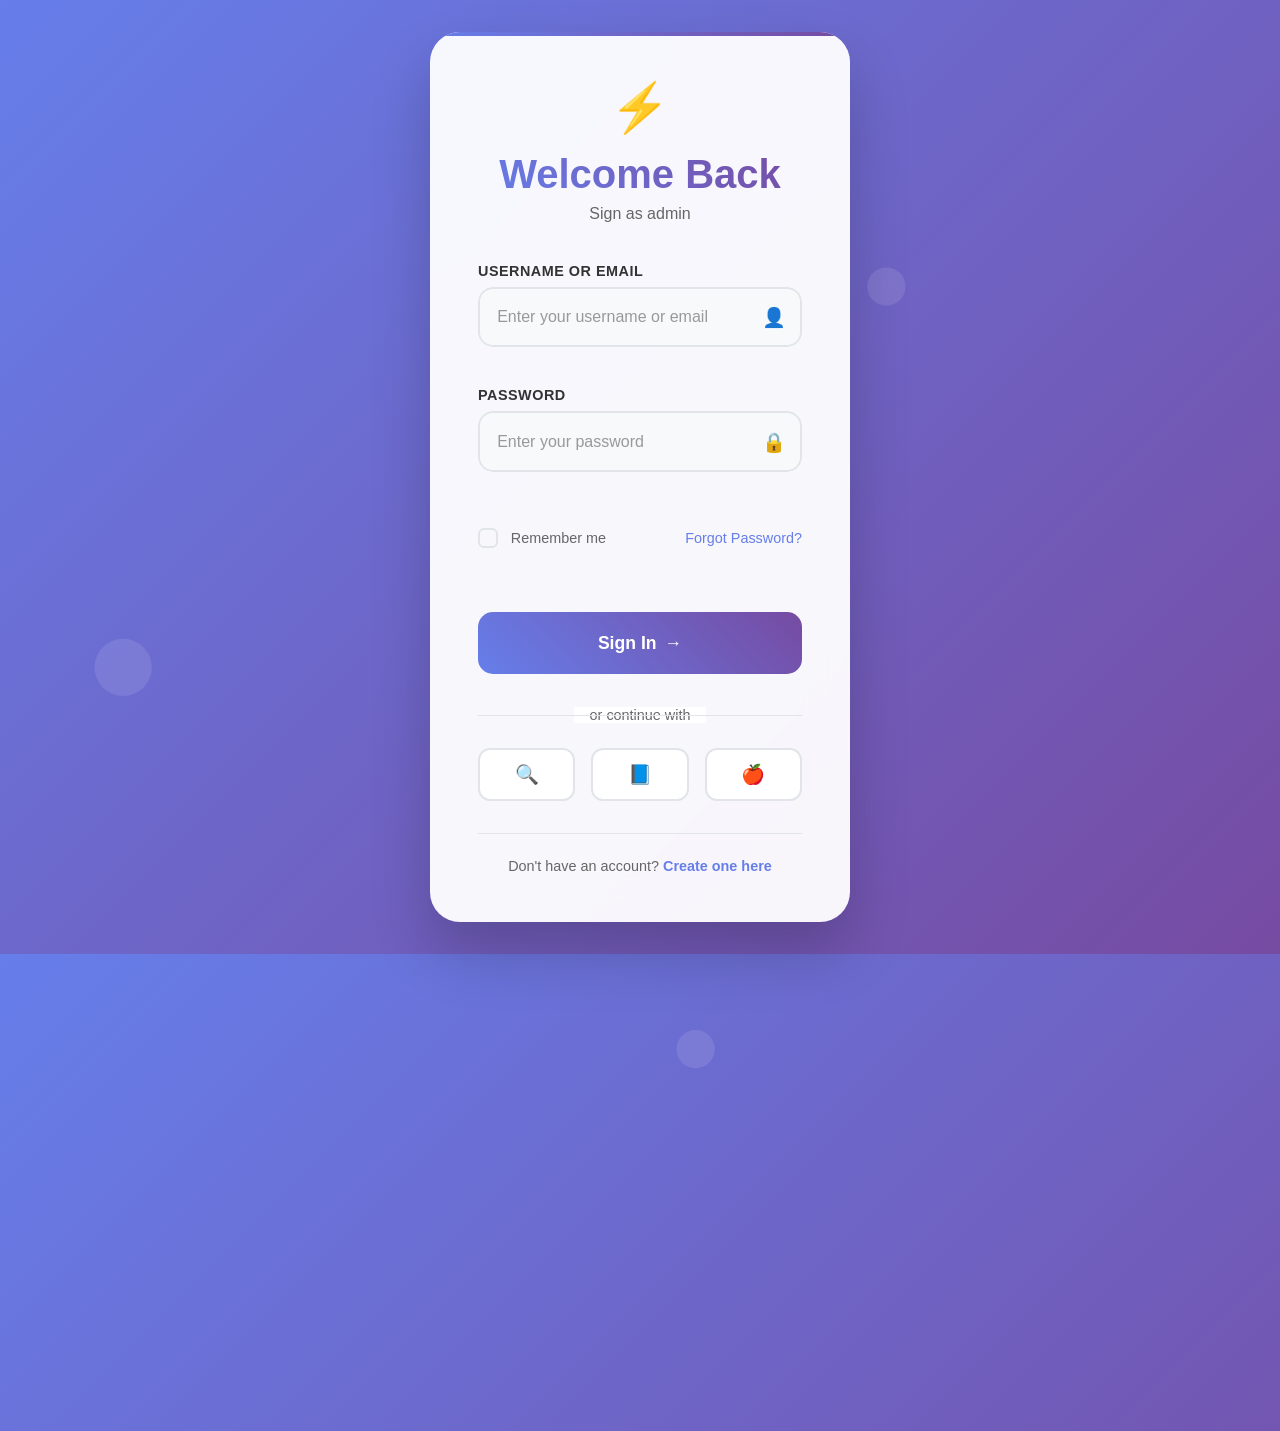
<file: adlogin.html>
<!DOCTYPE html>
<html lang="en">
<head>
    <meta charset="UTF-8">
    <meta name="viewport" content="width=device-width, initial-scale=1.0">
    <title>Login - EV Charging Station</title>
    <style>
        * {
            margin: 0;
            padding: 0;
            box-sizing: border-box;
        }

        body {
            font-family: 'Segoe UI', Tahoma, Geneva, Verdana, sans-serif;
            background: linear-gradient(135deg, #667eea 0%, #764ba2 100%);
            min-height: 100vh;
            display: flex;
            align-items: center;
            justify-content: center;
            padding: 2rem;
            position: relative;
            overflow-x: hidden;
        }

        /* Animated background particles */
        body::before {
            content: '';
            position: absolute;
            top: -50%;
            left: -50%;
            width: 200%;
            height: 200%;
            background: url('data:image/svg+xml,<svg xmlns="http://www.w3.org/2000/svg" viewBox="0 0 100 100"><circle cx="20" cy="20" r="2" fill="rgba(255,255,255,0.1)"/><circle cx="80" cy="40" r="1" fill="rgba(255,255,255,0.1)"/><circle cx="40" cy="60" r="1.5" fill="rgba(255,255,255,0.1)"/><circle cx="70" cy="80" r="1" fill="rgba(255,255,255,0.1)"/></svg>') repeat;
            animation: float 20s infinite linear;
            z-index: -1;
        }

        @keyframes float {
            0% { transform: translateX(0) translateY(0) rotate(0deg); }
            100% { transform: translateX(-100px) translateY(-100px) rotate(360deg); }
        }

        /* Main container */
        .container {
            background: rgba(255, 255, 255, 0.95);
            backdrop-filter: blur(20px);
            border-radius: 30px;
            padding: 3rem;
            box-shadow: 0 30px 60px rgba(0, 0, 0, 0.2);
            width: 100%;
            max-width: 420px;
            position: relative;
            overflow: hidden;
            animation: slideInUp 0.8s ease-out;
        }

        .container::before {
            content: '';
            position: absolute;
            top: 0;
            left: 0;
            right: 0;
            height: 4px;
            background: linear-gradient(90deg, #667eea, #764ba2, #ff6b6b, #ffa500);
            background-size: 300% 300%;
            animation: gradient-shift 3s ease infinite;
        }

        @keyframes gradient-shift {
            0%, 100% { background-position: 0% 50%; }
            50% { background-position: 100% 50%; }
        }

        @keyframes slideInUp {
            from {
                opacity: 0;
                transform: translateY(30px);
            }
            to {
                opacity: 1;
                transform: translateY(0);
            }
        }

        /* Header */
        .form-header {
            text-align: center;
            margin-bottom: 2.5rem;
        }

        .form-header h2 {
            font-size: 2.5rem;
            font-weight: 700;
            background: linear-gradient(45deg, #667eea, #764ba2);
            -webkit-background-clip: text;
            -webkit-text-fill-color: transparent;
            background-clip: text;
            margin-bottom: 0.5rem;
        }

        .form-header p {
            color: #666;
            font-size: 1rem;
        }

        /* Welcome message animation */
        .welcome-icon {
            font-size: 3rem;
            margin-bottom: 1rem;
            animation: bounce 2s ease-in-out infinite;
        }

        @keyframes bounce {
            0%, 20%, 50%, 80%, 100% { transform: translateY(0); }
            40% { transform: translateY(-10px); }
            60% { transform: translateY(-5px); }
        }

        /* Form styling */
        .login-form {
            display: flex;
            flex-direction: column;
            gap: 2rem;
        }

        .form-group {
            position: relative;
        }

        .form-group label {
            display: block;
            margin-bottom: 0.5rem;
            font-weight: 600;
            color: #333;
            font-size: 0.9rem;
            text-transform: uppercase;
            letter-spacing: 0.5px;
        }

        .input-wrapper {
            position: relative;
            overflow: hidden;
            border-radius: 15px;
        }

        .form-group input {
            width: 100%;
            padding: 1.2rem 3rem 1.2rem 1.2rem;
            border: 2px solid #e1e5e9;
            border-radius: 15px;
            font-size: 1rem;
            background: #f8f9fa;
            transition: all 0.3s cubic-bezier(0.4, 0, 0.2, 1);
            outline: none;
            position: relative;
            z-index: 1;
        }

        .form-group input:focus {
            border-color: #667eea;
            background: white;
            box-shadow: 0 0 0 4px rgba(102, 126, 234, 0.1);
            transform: translateY(-2px);
        }

        .form-group input:valid {
            border-color: #4CAF50;
        }

        /* Input icons */
        .input-icon {
            position: absolute;
            right: 1rem;
            top: 50%;
            transform: translateY(-50%);
            font-size: 1.2rem;
            color: #999;
            transition: all 0.3s ease;
            z-index: 2;
        }

        .form-group input:focus + .input-icon {
            color: #667eea;
            transform: translateY(-50%) scale(1.1);
        }

        /* Floating label effect */
        .floating-label {
            position: absolute;
            left: 1.2rem;
            top: 50%;
            transform: translateY(-50%);
            color: #999;
            font-size: 1rem;
            pointer-events: none;
            transition: all 0.3s cubic-bezier(0.4, 0, 0.2, 1);
            z-index: 1;
        }

        .form-group input:focus + .input-icon + .floating-label,
        .form-group input:not(:placeholder-shown) + .input-icon + .floating-label {
            top: -0.5rem;
            left: 0.8rem;
            font-size: 0.75rem;
            color: #667eea;
            background: white;
            padding: 0 0.5rem;
            border-radius: 4px;
        }

        /* Remember me checkbox */
        .checkbox-group {
            display: flex;
            align-items: center;
            justify-content: space-between;
            margin: 1rem 0;
        }

        .checkbox-wrapper {
            display: flex;
            align-items: center;
            cursor: pointer;
        }

        .custom-checkbox {
            width: 20px;
            height: 20px;
            border: 2px solid #e1e5e9;
            border-radius: 6px;
            margin-right: 0.8rem;
            position: relative;
            transition: all 0.3s ease;
        }

        .checkbox-wrapper input[type="checkbox"] {
            opacity: 0;
            position: absolute;
            width: 20px;
            height: 20px;
            margin: 0;
            cursor: pointer;
        }

        .checkbox-wrapper input[type="checkbox"]:checked + .custom-checkbox {
            background: linear-gradient(45deg, #667eea, #764ba2);
            border-color: #667eea;
        }

        .checkbox-wrapper input[type="checkbox"]:checked + .custom-checkbox::after {
            content: '✓';
            position: absolute;
            top: 50%;
            left: 50%;
            transform: translate(-50%, -50%);
            color: white;
            font-size: 12px;
            font-weight: bold;
        }

        .checkbox-label {
            font-size: 0.9rem;
            color: #666;
            user-select: none;
        }

        .forgot-password {
            color: #667eea;
            text-decoration: none;
            font-size: 0.9rem;
            font-weight: 500;
            transition: color 0.3s ease;
        }

        .forgot-password:hover {
            color: #764ba2;
            text-decoration: underline;
        }

        /* Submit button */
        .submit-btn {
            background: linear-gradient(45deg, #667eea, #764ba2);
            color: white;
            border: none;
            padding: 1.3rem;
            border-radius: 15px;
            font-size: 1.1rem;
            font-weight: 600;
            cursor: pointer;
            transition: all 0.3s cubic-bezier(0.4, 0, 0.2, 1);
            position: relative;
            overflow: hidden;
            margin-top: 1rem;
        }

        .submit-btn::before {
            content: '';
            position: absolute;
            top: 0;
            left: -100%;
            width: 100%;
            height: 100%;
            background: linear-gradient(45deg, #764ba2, #667eea);
            transition: left 0.3s ease;
        }

        .submit-btn:hover::before {
            left: 0;
        }

        .submit-btn:hover {
            transform: translateY(-3px);
            box-shadow: 0 15px 35px rgba(102, 126, 234, 0.4);
        }

        .submit-btn:active {
            transform: translateY(-1px);
        }

        .submit-btn span {
            position: relative;
            z-index: 1;
            display: flex;
            align-items: center;
            justify-content: center;
            gap: 0.5rem;
        }

        /* Loading state */
        .submit-btn.loading {
            pointer-events: none;
        }

        .submit-btn.loading span {
            opacity: 0;
        }

        .submit-btn.loading::after {
            content: '';
            position: absolute;
            top: 50%;
            left: 50%;
            width: 20px;
            height: 20px;
            margin: -10px 0 0 -10px;
            border: 2px solid rgba(255, 255, 255, 0.3);
            border-top: 2px solid white;
            border-radius: 50%;
            animation: spin 1s linear infinite;
        }

        @keyframes spin {
            0% { transform: rotate(0deg); }
            100% { transform: rotate(360deg); }
        }

        /* Social login section */
        .social-login {
            margin: 2rem 0;
            text-align: center;
        }

        .divider {
            position: relative;
            margin: 1.5rem 0;
        }

        .divider::before {
            content: '';
            position: absolute;
            top: 50%;
            left: 0;
            right: 0;
            height: 1px;
            background: #e1e5e9;
        }

        .divider span {
            background: white;
            padding: 0 1rem;
            color: #666;
            font-size: 0.9rem;
        }

        .social-buttons {
            display: flex;
            gap: 1rem;
            justify-content: center;
        }

        .social-btn {
            flex: 1;
            padding: 0.8rem;
            border: 2px solid #e1e5e9;
            border-radius: 12px;
            background: white;
            cursor: pointer;
            transition: all 0.3s ease;
            font-size: 1.2rem;
            display: flex;
            align-items: center;
            justify-content: center;
        }

        .social-btn:hover {
            transform: translateY(-2px);
            box-shadow: 0 5px 15px rgba(0, 0, 0, 0.1);
        }

        .google-btn:hover { border-color: #db4437; }
        .facebook-btn:hover { border-color: #3b5998; }
        .apple-btn:hover { border-color: #000; }

        /* Links */
        .form-footer {
            text-align: center;
            margin-top: 2rem;
            padding-top: 1.5rem;
            border-top: 1px solid #e1e5e9;
        }

        .form-footer p {
            color: #666;
            font-size: 0.9rem;
        }

        .form-footer a {
            color: #667eea;
            text-decoration: none;
            font-weight: 600;
            transition: color 0.3s ease;
        }

        .form-footer a:hover {
            color: #764ba2;
            text-decoration: underline;
        }

        /* Error messages */
        .error-message {
            color: #ff6b6b;
            font-size: 0.8rem;
            margin-top: 0.5rem;
            opacity: 0;
            transform: translateY(-10px);
            transition: all 0.3s ease;
        }

        .error-message.show {
            opacity: 1;
            transform: translateY(0);
        }

        /* Success animation */
        .success-checkmark {
            position: absolute;
            top: 50%;
            left: 50%;
            transform: translate(-50%, -50%);
            font-size: 3rem;
            color: #4CAF50;
            opacity: 0;
            animation: successPop 0.5s ease-out forwards;
        }

        @keyframes successPop {
            0% {
                opacity: 0;
                transform: translate(-50%, -50%) scale(0);
            }
            100% {
                opacity: 1;
                transform: translate(-50%, -50%) scale(1);
            }
        }

        /* Responsive design */
        @media (max-width: 768px) {
            body {
                padding: 1rem;
            }

            .container {
                padding: 2rem;
                border-radius: 20px;
                max-width: 100%;
            }

            .form-header h2 {
                font-size: 2rem;
            }

            .form-group input {
                padding: 1rem 3rem 1rem 1rem;
                font-size: 16px; /* Prevents zoom on iOS */
            }

            .social-buttons {
                flex-direction: column;
            }
        }

        @media (max-width: 480px) {
            .container {
                padding: 1.5rem;
                margin: 1rem;
            }

            .form-header h2 {
                font-size: 1.8rem;
            }

            .login-form {
                gap: 1.5rem;
            }

            .checkbox-group {
                flex-direction: column;
                gap: 1rem;
                align-items: flex-start;
            }
        }

        /* Focus visible for accessibility */
        .submit-btn:focus-visible {
            outline: 2px solid #667eea;
            outline-offset: 2px;
        }

        input:focus-visible {
            outline: none;
        }

        /* Hide default checkbox */
        input[type="checkbox"] {
            appearance: none;
            -webkit-appearance: none;
        }
    </style>
</head>
<body>
    <div class="container">
        <div class="form-header">
            <div class="welcome-icon">⚡</div>
            <h2>Welcome Back</h2>
            <p>Sign as admin</p>
        </div>

        <form class="login-form" action="/login" method="POST" id="loginForm">
            <div class="form-group">
                <label for="username">Username or Email</label>
                <div class="input-wrapper">
                    <input type="text" id="username" name="username" required placeholder=" ">
                    <span class="input-icon">👤</span>
                    <span class="floating-label">Enter your username or email</span>
                </div>
                <div class="error-message" id="usernameError"></div>
            </div>

            <div class="form-group">
                <label for="password">Password</label>
                <div class="input-wrapper">
                    <input type="password" id="password" name="password" required placeholder=" ">
                    <span class="input-icon" id="passwordToggle">🔒</span>
                    <span class="floating-label">Enter your password</span>
                </div>
                <div class="error-message" id="passwordError"></div>
            </div>

            <div class="checkbox-group">
                <label class="checkbox-wrapper">
                    <input type="checkbox" id="remember" name="remember">
                    <div class="custom-checkbox"></div>
                    <span class="checkbox-label">Remember me</span>
                </label>
                <a href="/forgot-password" class="forgot-password">Forgot Password?</a>
            </div>

            <button type="submit" class="submit-btn">
                <span>
                    <span>Sign In</span>
                    <span>→</span>
                </span>
            </button>
        </form>

        <div class="social-login">
            <div class="divider">
                <span>or continue with</span>
            </div>
            <div class="social-buttons">
                <button class="social-btn google-btn" type="button">🔍</button>
                <button class="social-btn facebook-btn" type="button">📘</button>
                <button class="social-btn apple-btn" type="button">🍎</button>
            </div>
        </div>

        <div class="form-footer">
            <p>Don't have an account? <a href="/register">Create one here</a></p>
        </div>
    </div>

    <script>
        const form = document.getElementById('loginForm');
        const submitBtn = document.querySelector('.submit-btn');
        const passwordInput = document.getElementById('password');
        const passwordToggle = document.getElementById('passwordToggle');
        
        // Password visibility toggle
        passwordToggle.addEventListener('click', function() {
            const type = passwordInput.getAttribute('type') === 'password' ? 'text' : 'password';
            passwordInput.setAttribute('type', type);
            this.textContent = type === 'password' ? '🔒' : '👁️';
        });

        // Form validation
        function showError(inputId, message) {
            const errorElement = document.getElementById(inputId + 'Error');
            errorElement.textContent = message;
            errorElement.classList.add('show');
        }

        function hideError(inputId) {
            const errorElement = document.getElementById(inputId + 'Error');
            errorElement.classList.remove('show');
        }

        // Real-time validation
        document.getElementById('username').addEventListener('blur', function() {
            const username = this.value.trim();
            if (username.length === 0) {
                showError('username', 'Username or email is required');
            } else {
                hideError('username');
            }
        });

        passwordInput.addEventListener('blur', function() {
            const password = this.value;
            if (password.length === 0) {
                showError('password', 'Password is required');
            } else if (password.length < 3) {
                showError('password', 'Password is too short');
            } else {
                hideError('password');
            }
        });

        // Form submission
        form.addEventListener('submit', function(e) {
            e.preventDefault();
            
            // Validate all fields
            let isValid = true;
            const formData = new FormData(this);
            
            if (!formData.get('username').trim()) {
                showError('username', 'Username or email is required');
                isValid = false;
            }

            if (!formData.get('password')) {
                showError('password', 'Password is required');
                isValid = false;
            }

            if (!isValid) return;

            // Show loading state
            submitBtn.classList.add('loading');
            
            // Simulate login process
            setTimeout(() => {
                // Show success animation
                const container = document.querySelector('.container');
                const checkmark = document.createElement('div');
                checkmark.className = 'success-checkmark';
                checkmark.innerHTML = '✓';
                container.appendChild(checkmark);
                
                setTimeout(() => {
                    alert('Login successful! Welcome back to EV Charging Station.');
                    // In a real application, you would redirect here
                    // window.location.href = '/dashboard';
                    submitBtn.classList.remove('loading');
                    checkmark.remove();
                }, 1500);
            }, 1500);
        });

        // Input focus effects
        document.querySelectorAll('input').forEach(input => {
            input.addEventListener('focus', function() {
                this.parentElement.style.transform = 'scale(1.02)';
            });
            
            input.addEventListener('blur', function() {
                this.parentElement.style.transform = 'scale(1)';
            });
        });

        // Social login handlers (demo)
        document.querySelectorAll('.social-btn').forEach(btn => {
            btn.addEventListener('click', function() {
                const platform = this.classList.contains('google-btn') ? 'Google' : 
                                this.classList.contains('facebook-btn') ? 'Facebook' : 'Apple';
                alert(`${platform} login would be implemented here`);
            });
        });

        // Floating label animation improvements
        document.querySelectorAll('.form-group input').forEach(input => {
            // Check if input has value on page load
            if (input.value) {
                input.classList.add('has-value');
            }
            
            input.addEventListener('input', function() {
                if (this.value) {
                    this.classList.add('has-value');
                } else {
                    this.classList.remove('has-value');
                }
            });
        });

        // Enhanced keyboard navigation
        document.addEventListener('keydown', function(e) {
            if (e.key === 'Enter' && e.target.tagName !== 'BUTTON') {
                const inputs = Array.from(document.querySelectorAll('input[required]'));
                const currentIndex = inputs.indexOf(e.target);
                
                if (currentIndex < inputs.length - 1) {
                    e.preventDefault();
                    inputs[currentIndex + 1].focus();
                }
            }
        });
    </script>
</body>
</html>
</file>
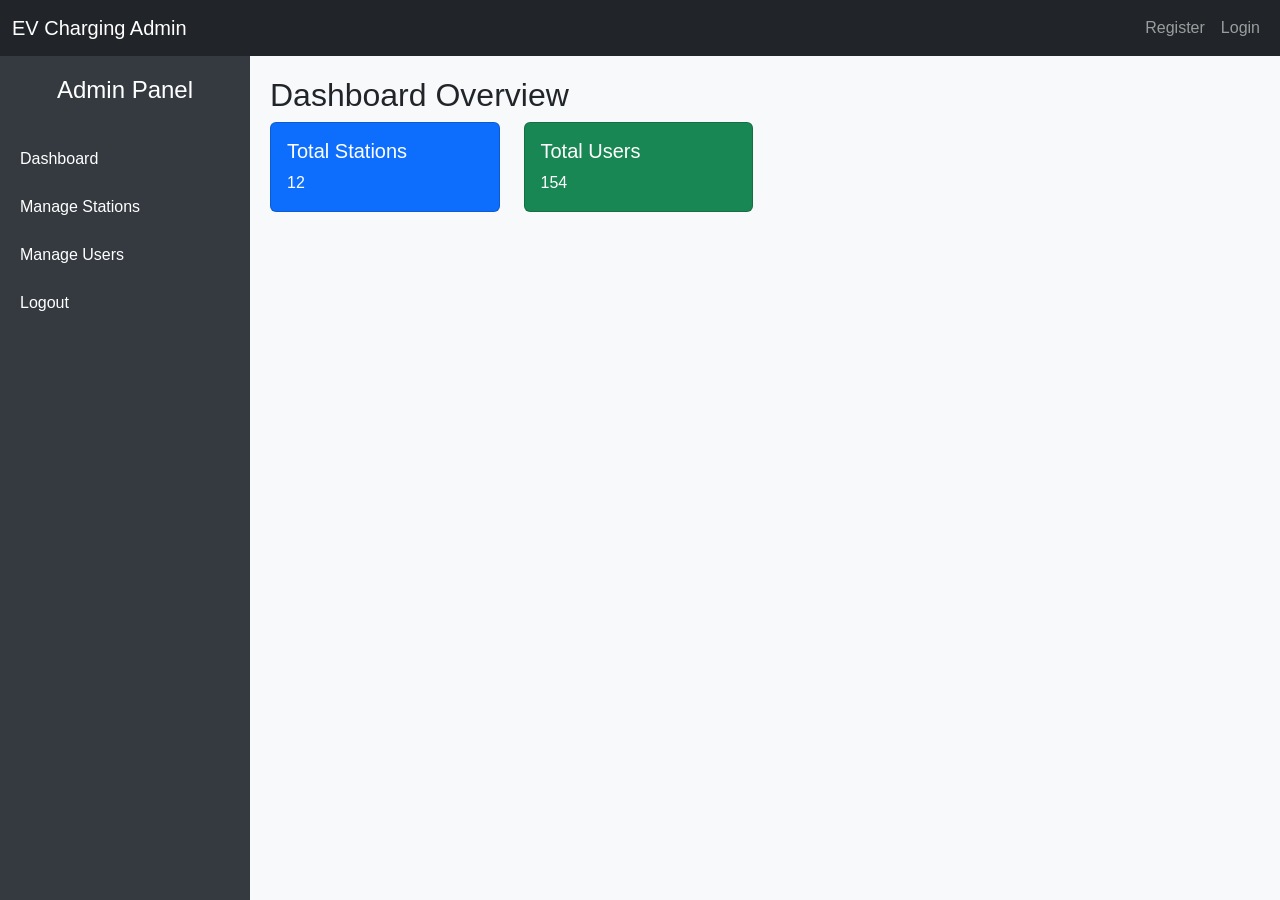
<file: admin.html>
<!DOCTYPE html>
<html lang="en">
<head>
  <meta charset="UTF-8" />
  <meta name="viewport" content="width=device-width, initial-scale=1.0"/>
  <title>EV Charging Admin Dashboard</title>
  <link href="https://cdn.jsdelivr.net/npm/bootstrap@5.3.0/dist/css/bootstrap.min.css" rel="stylesheet">
  <style>
    body, html {
      margin: 0;
      padding: 0;
      height: 100%;
      font-family: Arial, sans-serif;
    }

    /* Make room for the fixed navbar */
    body {
      padding-top: 56px; /* navbar height */
      display: flex;
      min-height: 100vh;
    }

    /* Sidebar styles */
    .sidebar {
      width: 250px;
      background-color: #343a40;
      color: white;
      flex-shrink: 0;
      padding: 20px 0;
      position: fixed;
      top: 56px; /* below navbar */
      bottom: 0;
      overflow-y: auto;
    }

    .sidebar h4 {
      text-align: center;
      margin-bottom: 30px;
    }

    .sidebar a {
      color: white;
      display: block;
      padding: 12px 20px;
      text-decoration: none;
    }

    .sidebar a:hover {
      background-color: #495057;
    }

    /* Main content area */
    .content {
      margin-left: 250px;
      padding: 20px;
      background-color: #f8f9fa;
      flex-grow: 1;
      overflow-y: auto;
    }

    .section {
      display: none;
    }

    .section.active {
      display: block;
    }
  </style>
</head>
<body>

  <!-- Navbar -->
  <nav class="navbar navbar-expand-lg navbar-dark bg-dark fixed-top">
    <div class="container-fluid">
      <a class="navbar-brand" href="#">EV Charging Admin</a>
      <button class="navbar-toggler" type="button" data-bs-toggle="collapse" data-bs-target="#navbarNav"
        aria-controls="navbarNav" aria-expanded="false" aria-label="Toggle navigation">
        <span class="navbar-toggler-icon"></span>
      </button>

      <div class="collapse navbar-collapse justify-content-end" id="navbarNav">
        <ul class="navbar-nav">
          <li class="nav-item">
            <a class="nav-link" href="adminreg.html">Register</a>
          </li>
          <li class="nav-item">
            <a class="nav-link" href="adlogin.html">Login</a>
          </li>
        </ul>
      </div>
    </div>
  </nav>

  <!-- Sidebar -->
  <div class="sidebar">
    <h4>Admin Panel</h4>
    <a href="#" onclick="showSection('dashboard')">Dashboard</a>
    <a href="#" onclick="showSection('stations')">Manage Stations</a>
    <a href="#" onclick="showSection('users')">Manage Users</a>
    <a href="#">Logout</a>
  </div>

  <!-- Main Content -->
  <div class="content">
    
    <!-- Dashboard -->
    <div id="dashboard" class="section active">
      <h2>Dashboard Overview</h2>
      <div class="row">
        <div class="col-md-3">
          <div class="card text-white bg-primary mb-3">
            <div class="card-body">
              <h5 class="card-title">Total Stations</h5>
              <p class="card-text">12</p>
            </div>
          </div>
        </div>
        <div class="col-md-3">
          <div class="card text-white bg-success mb-3">
            <div class="card-body">
              <h5 class="card-title">Total Users</h5>
              <p class="card-text">154</p>
            </div>
          </div>
        </div>
      </div>
    </div>

    <!-- Manage Stations -->
    <div id="stations" class="section">
      <h2>Charging Stations</h2>
      <button class="btn btn-primary mb-3" onclick="document.getElementById('stationForm').style.display='block'">Add Station</button>

      <!-- Add/Edit Form -->
      <div id="stationForm" style="display:none;">
        <form>
          <div class="mb-3">
            <label for="stationName" class="form-label">Station Name</label>
            <input type="text" class="form-control" id="stationName" required>
          </div>
          <div class="mb-3">
            <label for="stationLocation" class="form-label">Location</label>
            <input type="text" class="form-control" id="stationLocation" required>
          </div>
          <div class="mb-3">
            <label for="numPorts" class="form-label">Number of Ports</label>
            <input type="number" class="form-control" id="numPorts" required>
          </div>
          <button type="submit" class="btn btn-success">Save Station</button>
        </form>
        <hr/>
      </div>

      <!-- Station Table -->
      <table class="table table-bordered">
        <thead>
          <tr>
            <th>ID</th>
            <th>Name</th>
            <th>Location</th>
            <th>Ports</th>
            <th>Actions</th>
          </tr>
        </thead>
        <tbody>
          <tr>
            <td>ST001</td>
            <td>Main St Station</td>
            <td>123 Main St</td>
            <td>4</td>
            <td>
              <button class="btn btn-sm btn-warning">Edit</button>
              <button class="btn btn-sm btn-danger">Delete</button>
            </td>
          </tr>
          <!-- Add more station rows as needed -->
        </tbody>
      </table>
    </div>

    <!-- Manage Users -->
    <div id="users" class="section">
      <h2>Registered Users</h2>
      <table class="table table-bordered">
        <thead>
          <tr>
            <th>User ID</th>
            <th>Name</th>
            <th>Email</th>
            <th>Registered Date</th>
            <th>Actions</th>
          </tr>
        </thead>
        <tbody>
          <tr>
            <td>U001</td>
            <td>Alice Johnson</td>
            <td>alice@example.com</td>
            <td>2025-01-12</td>
            <td>
              <button class="btn btn-sm btn-info">View</button>
              <button class="btn btn-sm btn-secondary">Deactivate</button>
            </td>
          </tr>
          <!-- Add more user rows as needed -->
        </tbody>
      </table>
    </div>

  </div>

  <!-- Scripts -->
  <script src="https://cdn.jsdelivr.net/npm/bootstrap@5.3.0/dist/js/bootstrap.bundle.min.js"></script>
  <script>
    function showSection(id) {
      const sections = document.querySelectorAll('.section');
      sections.forEach(section => section.classList.remove('active'));
      document.getElementById(id).classList.add('active');
    }
  </script>
</body>
</html>
</file>
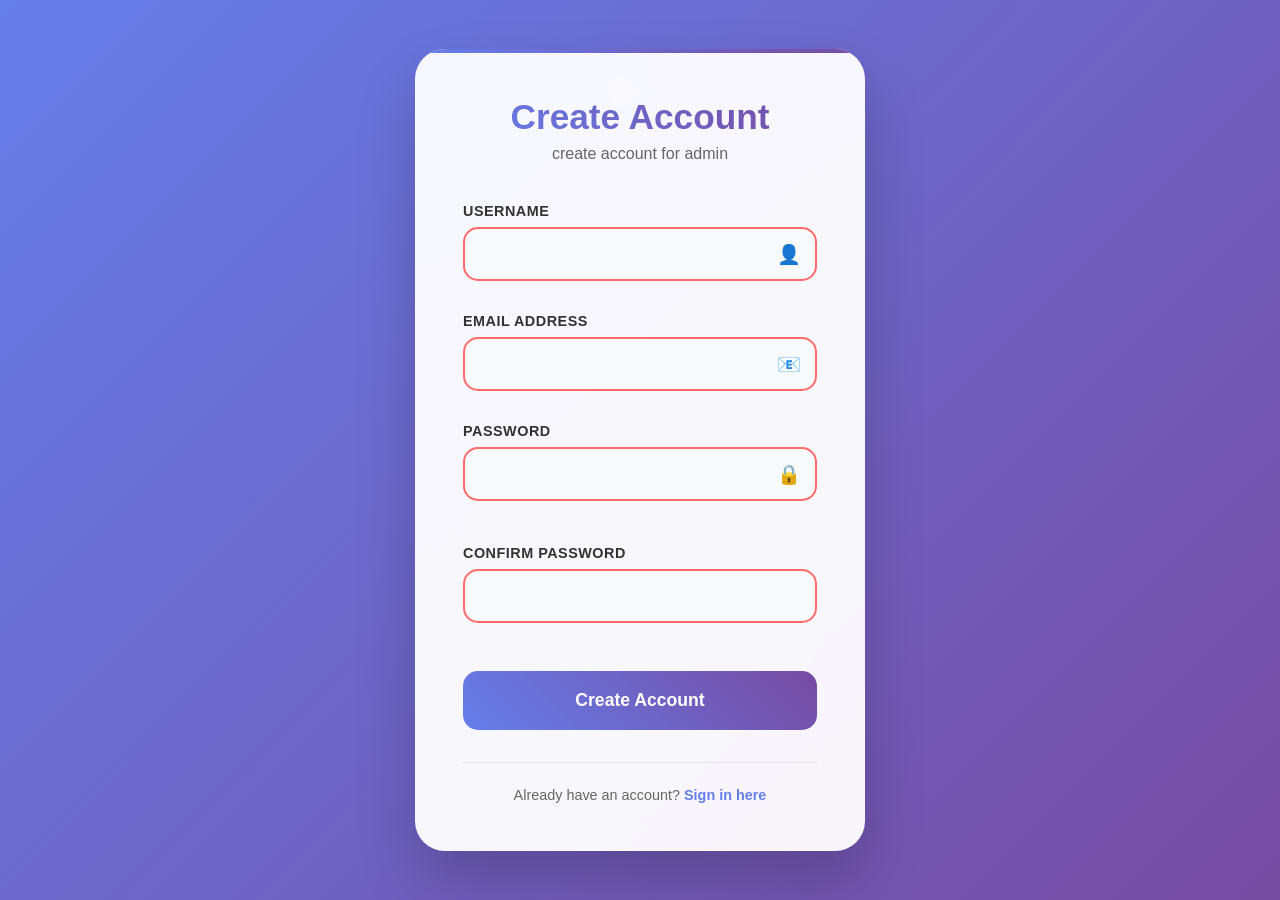
<file: adminreg.html>
<!DOCTYPE html>
<html lang="en">
<head>
    <meta charset="UTF-8">
    <meta name="viewport" content="width=device-width, initial-scale=1.0">
    <title>Register - EV Charging Station</title>
    <style>
        * {
            margin: 0;
            padding: 0;
            box-sizing: border-box;
        }

        body {
            font-family: 'Segoe UI', Tahoma, Geneva, Verdana, sans-serif;
            background: linear-gradient(135deg, #667eea 0%, #764ba2 100%);
            min-height: 100vh;
            display: flex;
            align-items: center;
            justify-content: center;
            padding: 2rem;
            position: relative;
            overflow-x: hidden;
        }

        /* Animated background particles */
        body::before {
            content: '';
            position: absolute;
            top: -50%;
            left: -50%;
            width: 100%;
            height: 100%;
            background: url('data:image/svg+xml,<svg xmlns="http://www.w3.org/2000/svg" viewBox="0 0 100 100"><circle cx="20" cy="20" r="2" fill="rgba(255,255,255,0.1)"/><circle cx="80" cy="40" r="1" fill="rgba(255,255,255,0.1)"/><circle cx="40" cy="60" r="1.5" fill="rgba(255,255,255,0.1)"/><circle cx="70" cy="80" r="1" fill="rgba(255,255,255,0.1)"/></svg>') repeat;
            animation: float 20s infinite linear;
            z-index: -1;
        }

        @keyframes float {
            0% { transform: translateX(0) translateY(0) rotate(0deg); }
            100% { transform: translateX(-100px) translateY(-100px) rotate(360deg); }
        }

        /* Main container */
        .container {
            background: rgba(255, 255, 255, 0.95);
            backdrop-filter: blur(20px);
            border-radius: 30px;
            padding: 3rem;
            box-shadow: 0 30px 60px rgba(0, 0, 0, 0.2);
            width: 100%;
            max-width: 450px;
            position: relative;
            overflow: hidden;
            animation: slideInUp 0.8s ease-out;
            max-height: 100vh;
        }

        .container::before {
            content: '';
            position: absolute;
            top: 0;
            left: 0;
            right: 0;
            height: 4px;
            background: linear-gradient(90deg, #667eea, #764ba2, #ff6b6b, #ffa500);
            background-size: 300% 300%;
            animation: gradient-shift 3s ease infinite;
        }

        @keyframes gradient-shift {
            0%, 100% { background-position: 0% 50%; }
            50% { background-position: 100% 50%; }
        }

        @keyframes slideInUp {
            from {
                opacity: 0;
                transform: translateY(30px);
            }
            to {
                opacity: 1;
                transform: translateY(0);
            }
        }

        /* Header */
        .form-header {
            text-align: center;
            margin-bottom: 2.5rem;
        }

        .form-header h2 {
            font-size: 2.2rem;
            font-weight: 700;
            background: linear-gradient(45deg, #667eea, #764ba2);
            -webkit-background-clip: text;
            -webkit-text-fill-color: transparent;
            background-clip: text;
            margin-bottom: 0.5rem;
        }

        .form-header p {
            color: #666;
            font-size: 1rem;
        }

        /* Form styling */
        .registration-form {
            display: flex;
            flex-direction: column;
            gap: 1.5rem;
        }

        .form-group {
            position: relative;
        }

        .form-group label {
            display: block;
            margin-bottom: 0.5rem;
            font-weight: 600;
            color: #333;
            font-size: 0.9rem;
            text-transform: uppercase;
            letter-spacing: 0.5px;
        }

        .input-wrapper {
            position: relative;
        }

        .form-group input {
            width: 100%;
            padding: 1rem 1.2rem;
            border: 2px solid #e1e5e9;
            border-radius: 15px;
            font-size: 1rem;
            background: #f8f9fa;
            transition: all 0.3s cubic-bezier(0.4, 0, 0.2, 1);
            outline: none;
        }

        .form-group input:focus {
            border-color: #667eea;
            background: white;
            box-shadow: 0 0 0 4px rgba(102, 126, 234, 0.1);
            transform: translateY(-2px);
        }

        .form-group input:valid {
            border-color: #4CAF50;
        }

        .form-group input:invalid:not(:placeholder-shown) {
            border-color: #ff6b6b;
        }

        /* Input icons */
        .input-icon {
            position: absolute;
            right: 1rem;
            top: 50%;
            transform: translateY(-50%);
            font-size: 1.2rem;
            color: #999;
            transition: color 0.3s ease;
        }

        .form-group input:focus + .input-icon {
            color: #667eea;
        }

        /* Password strength indicator */
        .password-strength {
            margin-top: 0.5rem;
            height: 4px;
            background: #e1e5e9;
            border-radius: 2px;
            overflow: hidden;
            opacity: 0;
            transition: opacity 0.3s ease;
        }

        .password-strength.active {
            opacity: 1;
        }

        .strength-bar {
            height: 100%;
            transition: all 0.3s ease;
            border-radius: 2px;
        }

        .strength-weak { width: 33%; background: #ff6b6b; }
        .strength-medium { width: 66%; background: #ffa500; }
        .strength-strong { width: 100%; background: #4CAF50; }

        /* Password match indicator */
        .password-match {
            position: absolute;
            right: 1rem;
            top: 50%;
            transform: translateY(-50%);
            font-size: 1rem;
            opacity: 0;
            transition: opacity 0.3s ease;
        }

        .password-match.show {
            opacity: 1;
        }

        .password-match.match {
            color: #4CAF50;
        }

        .password-match.no-match {
            color: #ff6b6b;
        }

        /* Submit button */
        .submit-btn {
            background: linear-gradient(45deg, #667eea, #764ba2);
            color: white;
            border: none;
            padding: 1.2rem;
            border-radius: 15px;
            font-size: 1.1rem;
            font-weight: 600;
            cursor: pointer;
            transition: all 0.3s cubic-bezier(0.4, 0, 0.2, 1);
            position: relative;
            overflow: hidden;
            margin-top: 1rem;
        }

        .submit-btn::before {
            content: '';
            position: absolute;
            top: 0;
            left: -100%;
            width: 100%;
            height: 100%;
            background: linear-gradient(45deg, #764ba2, #667eea);
            transition: left 0.3s ease;
        }

        .submit-btn:hover::before {
            left: 0;
        }

        .submit-btn:hover {
            transform: translateY(-3px);
            box-shadow: 0 15px 35px rgba(102, 126, 234, 0.4);
        }

        .submit-btn:active {
            transform: translateY(-1px);
        }

        .submit-btn span {
            position: relative;
            z-index: 1;
        }

        /* Loading state */
        .submit-btn.loading {
            pointer-events: none;
        }

        .submit-btn.loading span {
            opacity: 0;
        }

        .submit-btn.loading::after {
            content: '';
            position: absolute;
            top: 50%;
            left: 50%;
            width: 20px;
            height: 20px;
            margin: -10px 0 0 -10px;
            border: 2px solid rgba(255, 255, 255, 0.3);
            border-top: 2px solid white;
            border-radius: 50%;
            animation: spin 1s linear infinite;
        }

        @keyframes spin {
            0% { transform: rotate(0deg); }
            100% { transform: rotate(360deg); }
        }

        /* Links */
        .form-footer {
            text-align: center;
            margin-top: 2rem;
            padding-top: 1.5rem;
            border-top: 1px solid #e1e5e9;
        }

        .form-footer p {
            color: #666;
            font-size: 0.9rem;
        }

        .form-footer a {
            color: #667eea;
            text-decoration: none;
            font-weight: 600;
            transition: color 0.3s ease;
        }

        .form-footer a:hover {
            color: #764ba2;
            text-decoration: underline;
        }

        /* Error messages */
        .error-message {
            color: #ff6b6b;
            font-size: 0.8rem;
            margin-top: 0.5rem;
            opacity: 0;
            transform: translateY(-10px);
            transition: all 0.3s ease;
        }

        .error-message.show {
            opacity: 1;
            transform: translateY(0);
        }

        /* Success animation */
        .success-checkmark {
            position: absolute;
            top: 50%;
            left: 50%;
            transform: translate(-50%, -50%);
            font-size: 3rem;
            color: #4CAF50;
            opacity: 0;
            animation: successPop 0.5s ease-out forwards;
        }

        @keyframes successPop {
            0% {
                opacity: 0;
                transform: translate(-50%, -50%) scale(0);
            }
            100% {
                opacity: 1;
                transform: translate(-50%, -50%) scale(1);
            }
        }

        /* Responsive design */
        @media (max-width: 768px) {
            body {
                padding: 1rem;
            }

            .container {
                padding: 2rem;
                border-radius: 20px;
                max-width: 100%;
            }

            .form-header h2 {
                font-size: 1.8rem;
            }

            .form-group input {
                padding: 0.9rem 1rem;
                font-size: 16px; /* Prevents zoom on iOS */
            }
        }

        @media (max-width: 480px) {
            .container {
                padding: 1.5rem;
                margin: 1rem;
            }

            .form-header h2 {
                font-size: 1.6rem;
            }

            .registration-form {
                gap: 1.2rem;
            }
        }

        /* Focus visible for accessibility */
        .submit-btn:focus-visible {
            outline: 2px solid #667eea;
            outline-offset: 2px;
        }

        input:focus-visible {
            outline: none;
        }
    </style>
</head>
<body>
    <div class="container">
        <div class="form-header">
            <h2>Create Account</h2>
            <p>create account for admin</p>
        </div>

        <form class="registration-form" action="adlogin.html" id="registrationForm">
            <div class="form-group">
                <label for="username">Username</label>
                <div class="input-wrapper">
                    <input type="text" id="username" name="username" required minlength="3" maxlength="20">
                    <span class="input-icon">👤</span>
                </div>
                <div class="error-message" id="usernameError"></div>
            </div>

            <div class="form-group">
                <label for="email">Email Address</label>
                <div class="input-wrapper">
                    <input type="email" id="email" name="email" required>
                    <span class="input-icon">📧</span>
                </div>
                <div class="error-message" id="emailError"></div>
            </div>

            <div class="form-group">
                <label for="password">Password</label>
                <div class="input-wrapper">
                    <input type="password" id="password" name="password" required minlength="8">
                    <span class="input-icon">🔒</span>
                </div>
                <div class="password-strength" id="passwordStrength">
                    <div class="strength-bar"></div>
                </div>
                <div class="error-message" id="passwordError"></div>
            </div>

            <div class="form-group">
                <label for="confirm">Confirm Password</label>
                <div class="input-wrapper">
                    <input type="password" id="confirm" name="confirm_password" required>
                    <span class="password-match" id="passwordMatch"></span>
                </div>
                <div class="error-message" id="confirmError"></div>
            </div>

            <button type="submit" class="submit-btn">
                <span>Create Account</span>
            </button>
        </form>

        <div class="form-footer">
            <p>Already have an account? <a href="/login">Sign in here</a></p>
        </div>
    </div>

    <script>
        const form = document.getElementById('registrationForm');
        const passwordInput = document.getElementById('password');
        const confirmInput = document.getElementById('confirm');
        const passwordStrength = document.getElementById('passwordStrength');
        const passwordMatch = document.getElementById('passwordMatch');
        const submitBtn = document.querySelector('.submit-btn');

        // Password strength checker
        passwordInput.addEventListener('input', function() {
            const password = this.value;
            const strengthBar = passwordStrength.querySelector('.strength-bar');
            
            if (password.length === 0) {
                passwordStrength.classList.remove('active');
                return;
            }

            passwordStrength.classList.add('active');
            
            let strength = 0;
            
            // Check password criteria
            if (password.length >= 8) strength++;
            if (/[a-z]/.test(password)) strength++;
            if (/[A-Z]/.test(password)) strength++;
            if (/[0-9]/.test(password)) strength++;
            if (/[^A-Za-z0-9]/.test(password)) strength++;

            // Apply strength class
            strengthBar.className = 'strength-bar';
            if (strength <= 2) {
                strengthBar.classList.add('strength-weak');
            } else if (strength <= 4) {
                strengthBar.classList.add('strength-medium');
            } else {
                strengthBar.classList.add('strength-strong');
            }
        });

        // Password match checker
        function checkPasswordMatch() {
            const password = passwordInput.value;
            const confirm = confirmInput.value;
            
            if (confirm.length === 0) {
                passwordMatch.classList.remove('show');
                return;
            }

            passwordMatch.classList.add('show');
            
            if (password === confirm) {
                passwordMatch.textContent = '✓';
                passwordMatch.className = 'password-match show match';
            } else {
                passwordMatch.textContent = '✗';
                passwordMatch.className = 'password-match show no-match';
            }
        }

        confirmInput.addEventListener('input', checkPasswordMatch);
        passwordInput.addEventListener('input', checkPasswordMatch);

        // Form validation
        function showError(inputId, message) {
            const errorElement = document.getElementById(inputId + 'Error');
            errorElement.textContent = message;
            errorElement.classList.add('show');
        }

        function hideError(inputId) {a
            const errorElement = document.getElementById(inputId + 'Error');
            errorElement.classList.remove('show');
        }

        // Real-time validation
        document.getElementById('username').addEventListener('blur', function() {
            const username = this.value.trim();
            if (username.length < 3) {
                showError('username', 'Username must be at least 3 characters long');
            } else if (!/^[a-zA-Z0-9_]+$/.test(username)) {
                showError('username', 'Username can only contain letters, numbers, and underscores');
            } else {
                hideError('username');
            }
        });

        document.getElementById('email').addEventListener('blur', function() {
            const email = this.value.trim();
            const emailRegex = /^[^\s@]+@[^\s@]+\.[^\s@]+$/;
            if (!emailRegex.test(email)) {
                showError('email', 'Please enter a valid email address');
            } else {
                hideError('email');
            }
        });

        passwordInput.addEventListener('blur', function() {
            const password = this.value;
            if (password.length < 8) {
                showError('password', 'Password must be at least 8 characters long');
            } else {
                hideError('password');
            }
        });

        confirmInput.addEventListener('blur', function() {
            if (this.value !== passwordInput.value) {
                showError('confirm', 'Passwords do not match');
            } else {
                hideError('confirm');
            }
        });

        // Form submission
        form.addEventListener('submit', function(e) {
            e.preventDefault();
            
            // Validate all fields
            let isValid = true;
            const formData = new FormData(this);
            
            // Check if passwords match
            if (formData.get('password') !== formData.get('confirm_password')) {
                showError('confirm', 'Passwords do not match');
                isValid = false;
            }

            if (!isValid) return;

            // Show loading state
            submitBtn.classList.add('loading');
            
            // Simulate form submission
            setTimeout(() => {
                // Show success animation
                const container = document.querySelector('.container');
                const checkmark = document.createElement('div');
                checkmark.className = 'success-checkmark';
                checkmark.innerHTML = '✓';
                container.appendChild(checkmark);
                
                setTimeout(() => {
                    alert('Registration successful! Welcome to EV Charging Station.');
                    // In a real application, you would redirect here
                    // window.location.href = '/dashboard';
                    submitBtn.classList.remove('loading');
                    checkmark.remove();
                }, 1500);
            }, 2000);
        });

        // Input focus effects
        document.querySelectorAll('input').forEach(input => {
            input.addEventListener('focus', function() {
                this.parentElement.style.transform = 'scale(1.02)';
            });
            
            input.addEventListener('blur', function() {
                this.parentElement.style.transform = 'scale(1)';
            });
        });
    </script>
</body>
</html>
</file>
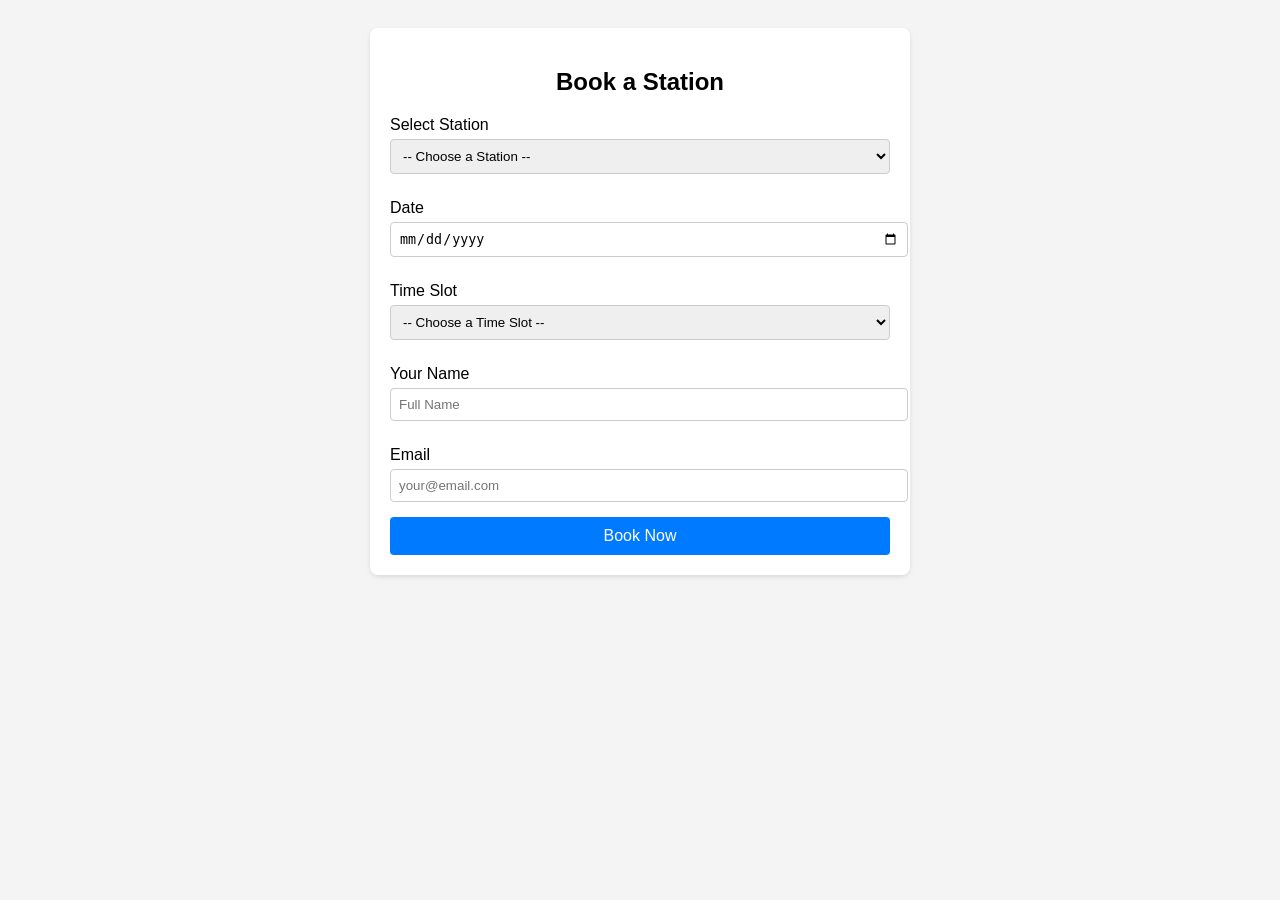
<file: booking.html>
<!DOCTYPE html>
<html lang="en">
<head>
  <meta charset="UTF-8">
  <meta name="viewport" content="width=device-width, initial-scale=1">
  <title>Station Booking</title>
  <style>
    body {
      font-family: Arial, sans-serif;
      padding: 20px;
      background-color: #f4f4f4;
    }

    .booking-form {
      background-color: #fff;
      padding: 20px;
      border-radius: 8px;
      max-width: 500px;
      margin: auto;
      box-shadow: 0 2px 5px rgba(0,0,0,0.1);
    }

    h2 {
      text-align: center;
    }

    label {
      display: block;
      margin: 10px 0 5px;
    }

    input, select {
      width: 100%;
      padding: 8px;
      margin-bottom: 15px;
      border-radius: 4px;
      border: 1px solid #ccc;
    }

    button {
      width: 100%;
      padding: 10px;
      background-color: #007BFF;
      color: white;
      border: none;
      border-radius: 4px;
      font-size: 16px;
    }

    button:hover {
      background-color: #0056b3;
    }
  </style>
</head>
<body>

<div class="booking-form">
  <h2>Book a Station</h2>
  <form action="/submit-booking" method="post">
    <label for="station">Select Station</label>
    <select id="station" name="station" required>
      <option value="">-- Choose a Station --</option>
      <option value="station1">Station 1</option>
      <option value="station2">Station 2</option>
      <option value="station3">Station 3</option>
    </select>

    <label for="date">Date</label>
    <input type="date" id="date" name="date" required>

    <label for="time">Time Slot</label>
    <select id="time" name="time" required>
      <option value="">-- Choose a Time Slot --</option>
      <option value="morning">Morning (9 AM - 12 PM)</option>
      <option value="afternoon">Afternoon (1 PM - 4 PM)</option>
      <option value="evening">Evening (5 PM - 8 PM)</option>
    </select>

    <label for="name">Your Name</label>
    <input type="text" id="name" name="name" placeholder="Full Name" required>

    <label for="email">Email</label>
    <input type="email" id="email" name="email" placeholder="your@email.com" required>

    <button type="submit">Book Now</button>
  </form>
</div>

</body>
</html>
</file>
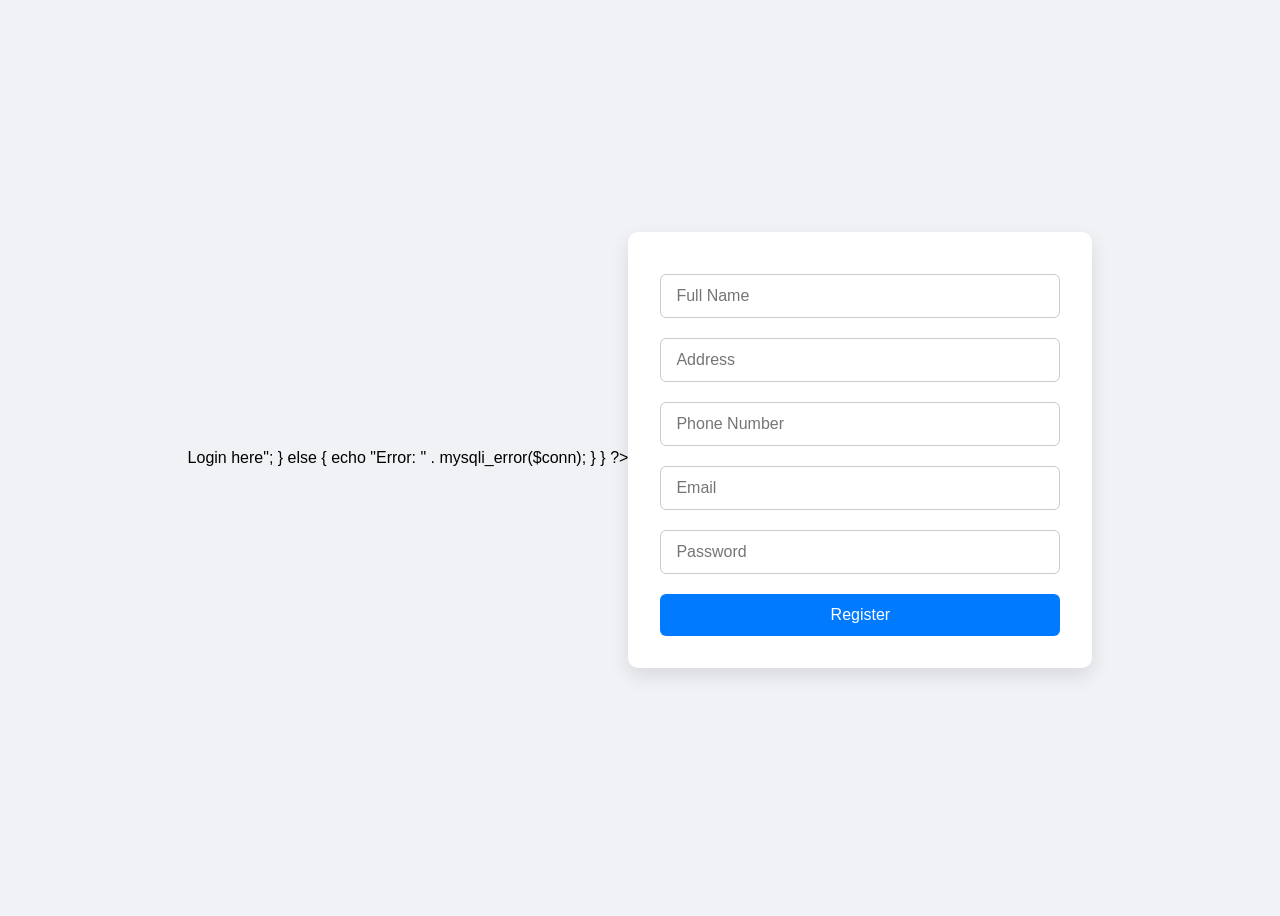
<file: new.html>
<?php
include('../config/db.php');
if (isset($_POST['register'])) {
    $name = $_POST['name'];
    $email = $_POST['email'];
    $address=$_POST['address'];
    $phno=$_POST['phno'];
    $password = password_hash($_POST['password'], PASSWORD_DEFAULT);

    $sql="insert into users(name,address,phone_number,email,password)values('$name','$address','$phno','$email', '$password')";
    if (mysqli_query($conn,$sql)) {
        echo "Registration successful. <a href='login.php'>Login here</a>";
    } else {
        echo "Error: " . mysqli_error($conn);
    }
}
?>

<!DOCTYPE html>
<html lang="en">
<head>
  <meta charset="UTF-8" />
  <meta name="viewport" content="width=device-width, initial-scale=1.0"/>
  <title>Elegant Registration Form</title>
  <style>
    body {
      background: #f0f2f5;
      font-family: 'Segoe UI', Tahoma, Geneva, Verdana, sans-serif;
      display: flex;
      justify-content: center;
      align-items: center;
      height: 100vh;
    }

    form {
      background: #fff;
      padding: 2rem;
      border-radius: 10px;
      box-shadow: 0 8px 20px rgba(0, 0, 0, 0.1);
      width: 100%;
      max-width: 400px;
    }

    form input {
      width: 100%;
      padding: 12px 15px;
      margin: 10px 0;
      border: 1px solid #ccc;
      border-radius: 6px;
      transition: border-color 0.3s;
      font-size: 1rem;
    }

    form input:focus {
      border-color: #007bff;
      outline: none;
    }

    form button {
      width: 100%;
      padding: 12px;
      background: #007bff;
      color: #fff;
      font-size: 1rem;
      border: none;
      border-radius: 6px;
      cursor: pointer;
      transition: background 0.3s;
      margin-top: 10px;
    }

    form button:hover {
      background: #0056b3;
    }

    @media (max-width: 500px) {
      form {
        padding: 1.5rem;
      }

      form input,
      form button {
        font-size: 0.95rem;
      }
    }
  </style>
</head>
<body>

  <form method="POST">
    <input type="text" name="name" placeholder="Full Name" required><br>
    <input type="text" name="address" placeholder="Address" required><br>
    <input type="tel" name="phno" placeholder="Phone Number" required><br>
    <input type="email" name="email" placeholder="Email" required><br>
    <input type="password" name="password" placeholder="Password" required><br>
    <button type="submit" name="register">Register</button>
  </form>

</body>
</html>
</file>
